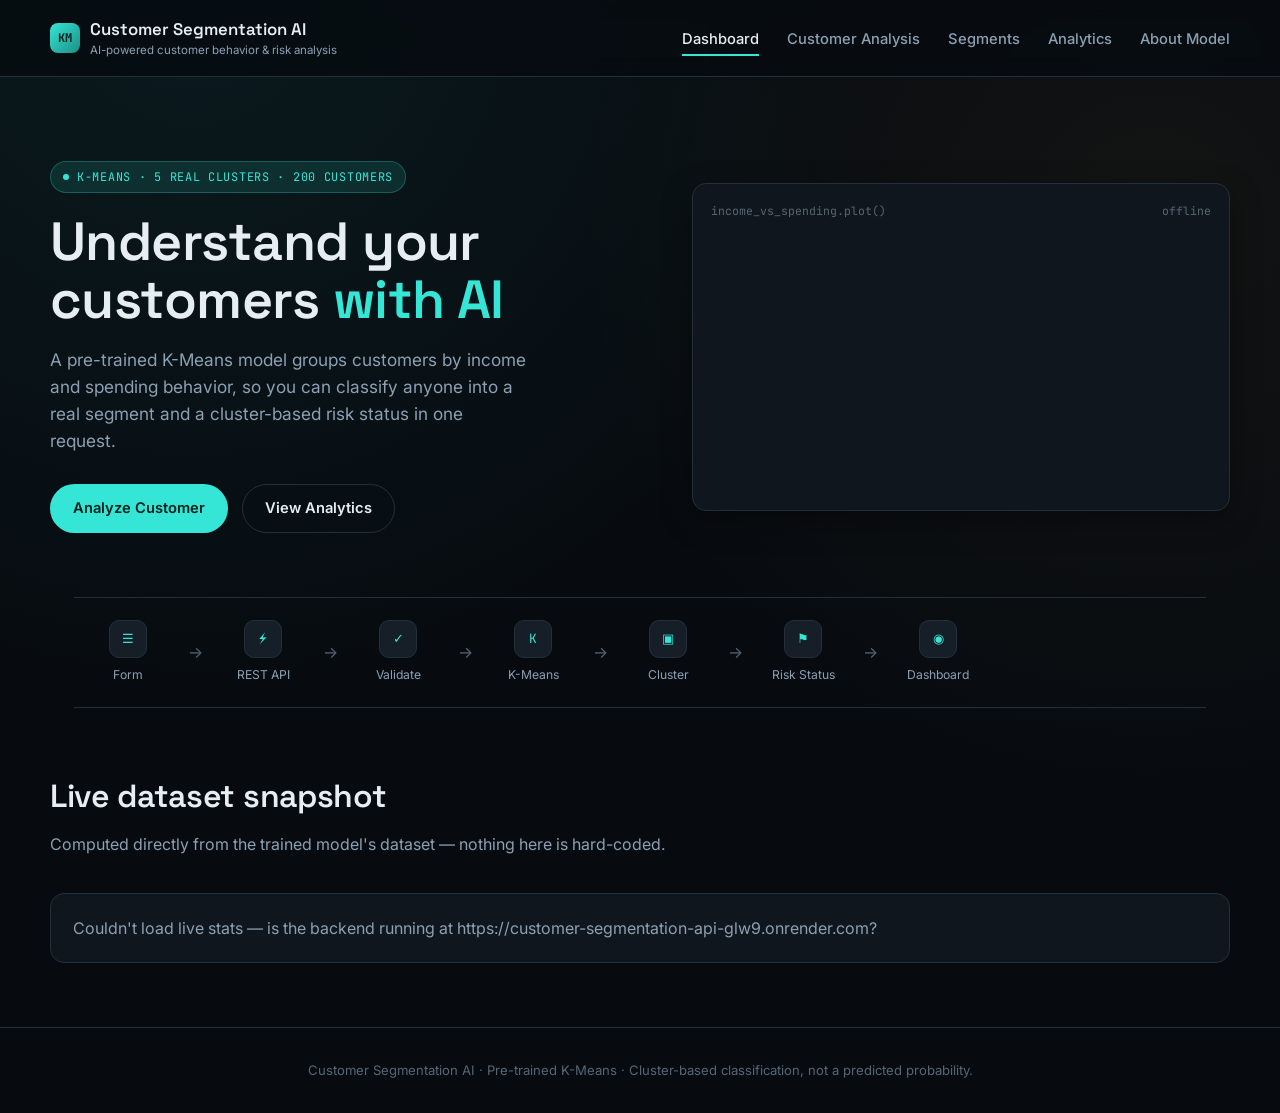
<file: frontend/index.html>
<!DOCTYPE html>
<html lang="en">
<head>
<meta charset="UTF-8" />
<meta name="viewport" content="width=device-width, initial-scale=1.0" />
<title>Customer Segmentation AI</title>
<link rel="stylesheet" href="css/style.css" />
</head>
<body>

<header class="site-header">
  <nav class="nav container">
    <div class="brand">
      <div class="brand-mark">KM</div>
      <div>
        Customer Segmentation AI
        <span class="brand-sub">AI-powered customer behavior &amp; risk analysis</span>
      </div>
    </div>
    <button class="nav-toggle" aria-label="Toggle navigation">&#9776;</button>
    <ul class="nav-links">
      <li><a href="index.html" class="active">Dashboard</a></li>
      <li><a href="analysis.html">Customer Analysis</a></li>
      <li><a href="segments.html">Segments</a></li>
      <li><a href="analytics.html">Analytics</a></li>
      <li><a href="model.html">About Model</a></li>
    </ul>
  </nav>
</header>

<main>
  <section class="hero container">
    <div>
      <span class="eyebrow"><span class="dot"></span> K-Means &middot; 5 real clusters &middot; 200 customers</span>
      <h1>Understand your customers <span>with AI</span></h1>
      <p class="lead">
        A pre-trained K-Means model groups customers by income and spending
        behavior, so you can classify anyone into a real segment and a
        cluster-based risk status in one request.
      </p>
      <div class="hero-actions">
        <a href="analysis.html" class="btn btn-primary">Analyze Customer</a>
        <a href="analytics.html" class="btn btn-ghost">View Analytics</a>
      </div>
    </div>

    <div class="hero-visual">
      <div class="hero-visual-label">
        <span>income_vs_spending.plot()</span>
        <span id="heroPointCount">&hellip;</span>
      </div>
      <div class="scatter-wrap">
        <canvas id="heroScatter"></canvas>
      </div>
      <div class="legend" id="heroLegend"></div>
    </div>
  </section>

  <div class="container">
    <div class="pipeline">
      <div class="pipeline-step"><div class="icon">&#9776;</div><span class="label">Form</span></div>
      <div class="pipeline-arrow">&rarr;</div>
      <div class="pipeline-step"><div class="icon">&#9889;</div><span class="label">REST API</span></div>
      <div class="pipeline-arrow">&rarr;</div>
      <div class="pipeline-step"><div class="icon">&#10003;</div><span class="label">Validate</span></div>
      <div class="pipeline-arrow">&rarr;</div>
      <div class="pipeline-step"><div class="icon">K</div><span class="label">K-Means</span></div>
      <div class="pipeline-arrow">&rarr;</div>
      <div class="pipeline-step"><div class="icon">&#9635;</div><span class="label">Cluster</span></div>
      <div class="pipeline-arrow">&rarr;</div>
      <div class="pipeline-step"><div class="icon">&#9873;</div><span class="label">Risk Status</span></div>
      <div class="pipeline-arrow">&rarr;</div>
      <div class="pipeline-step"><div class="icon">&#9673;</div><span class="label">Dashboard</span></div>
    </div>
  </div>

  <section class="section container">
    <div class="section-head">
      <h2>Live dataset snapshot</h2>
      <p>Computed directly from the trained model's dataset &mdash; nothing here is hard-coded.</p>
    </div>
    <div class="grid grid-4" id="statGrid">
      <div class="card stat-card"><div class="stat-label">Total Customers</div><div class="stat-value skel" style="height:2.1rem;width:60%">&nbsp;</div></div>
      <div class="card stat-card"><div class="stat-label">Segments</div><div class="stat-value skel" style="height:2.1rem;width:40%">&nbsp;</div></div>
      <div class="card stat-card"><div class="stat-label">Low Risk</div><div class="stat-value skel" style="height:2.1rem;width:40%">&nbsp;</div></div>
      <div class="card stat-card"><div class="stat-label">High Risk</div><div class="stat-value skel" style="height:2.1rem;width:40%">&nbsp;</div></div>
    </div>
  </section>
</main>

<footer>
  Customer Segmentation AI &middot; Pre-trained K-Means &middot; Cluster-based classification, not a predicted probability.
</footer>

<script src="js/config.js"></script>
<script src="js/api.js"></script>
<script src="js/nav.js"></script>
<script src="js/scatter.js"></script>
<script src="js/dashboard.js"></script>
</body>
</html>
</file>
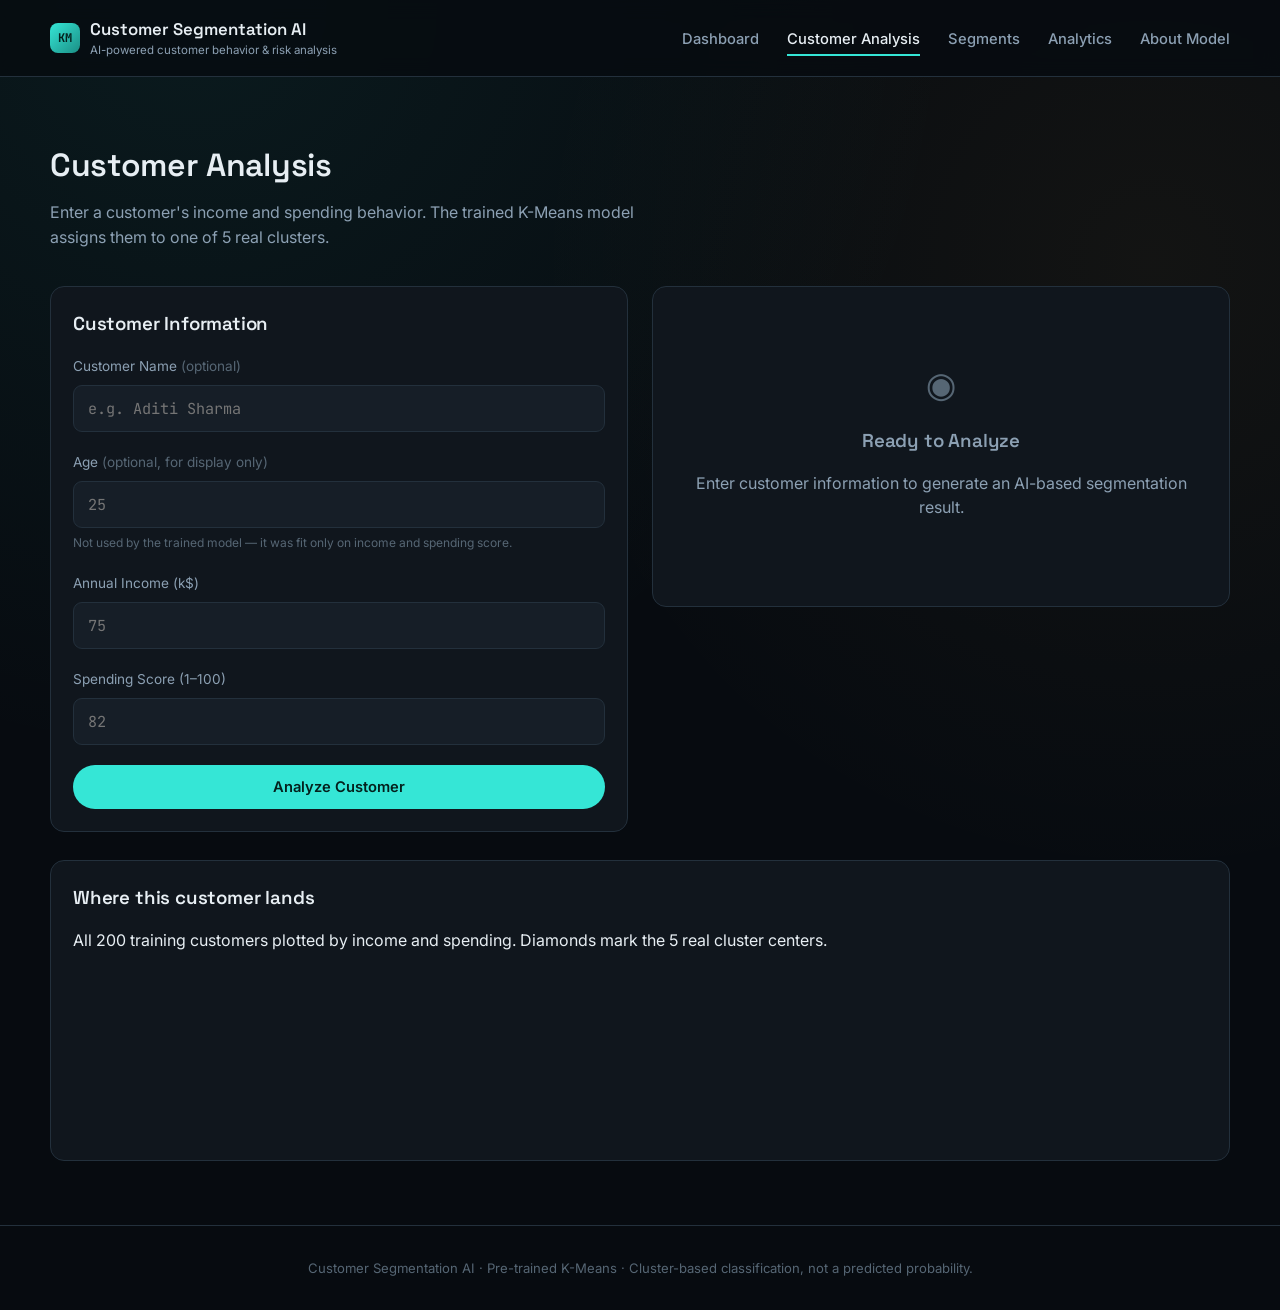
<file: frontend/analysis.html>
<!DOCTYPE html>
<html lang="en">
<head>
<meta charset="UTF-8" />
<meta name="viewport" content="width=device-width, initial-scale=1.0" />
<title>Customer Analysis &middot; Customer Segmentation AI</title>
<link rel="stylesheet" href="css/style.css" />
</head>
<body>

<header class="site-header">
  <nav class="nav container">
    <div class="brand">
      <div class="brand-mark">KM</div>
      <div>
        Customer Segmentation AI
        <span class="brand-sub">AI-powered customer behavior &amp; risk analysis</span>
      </div>
    </div>
    <button class="nav-toggle" aria-label="Toggle navigation">&#9776;</button>
    <ul class="nav-links">
      <li><a href="index.html">Dashboard</a></li>
      <li><a href="analysis.html" class="active">Customer Analysis</a></li>
      <li><a href="segments.html">Segments</a></li>
      <li><a href="analytics.html">Analytics</a></li>
      <li><a href="model.html">About Model</a></li>
    </ul>
  </nav>
</header>

<main class="section container">
  <div class="section-head">
    <h2>Customer Analysis</h2>
    <p>Enter a customer's income and spending behavior. The trained K-Means model assigns them to one of 5 real clusters.</p>
  </div>

  <div class="analysis-layout">
    <!-- LEFT: form -->
    <div class="card">
      <h3 style="margin-bottom:18px;">Customer Information</h3>

      <div class="form-error-banner" id="formErrorBanner"></div>

      <form id="analysisForm">
        <div class="field">
          <label for="customerName">Customer Name <span style="color:var(--text-faint)">(optional)</span></label>
          <input class="input" type="text" id="customerName" placeholder="e.g. Aditi Sharma" />
        </div>

        <div class="field">
          <label for="age">Age <span style="color:var(--text-faint)">(optional, for display only)</span></label>
          <input class="input" type="number" id="age" placeholder="25" min="18" max="100" />
          <div class="field-error" id="ageError"></div>
          <div class="hint">Not used by the trained model &mdash; it was fit only on income and spending score.</div>
        </div>

        <div class="field">
          <label for="annualIncome">Annual Income (k$)</label>
          <input class="input" type="number" id="annualIncome" placeholder="75" min="0" required />
          <div class="field-error" id="annualIncomeError"></div>
        </div>

        <div class="field">
          <label for="spendingScore">Spending Score (1&ndash;100)</label>
          <input class="input" type="number" id="spendingScore" placeholder="82" min="1" max="100" required />
          <div class="field-error" id="spendingScoreError"></div>
        </div>

        <button type="submit" class="btn btn-primary" id="submitBtn" style="width:100%;">
          Analyze Customer
        </button>
      </form>
    </div>

    <!-- RIGHT: result -->
    <div class="card" id="resultCard">
      <div class="result-empty" id="resultEmpty">
        <div class="icon-lg">&#9673;</div>
        <h3 style="margin-bottom:8px;">Ready to Analyze</h3>
        <p>Enter customer information to generate an AI-based segmentation result.</p>
      </div>

      <div id="resultContent" style="display:none;">
        <div class="risk-panel" id="riskPanel">
          <div class="risk-title" id="riskTitle">LOW RISK</div>
          <div class="risk-sub" id="riskSub">Customer is healthy and highly engaged</div>
        </div>

        <div class="result-row"><span class="k">Customer Segment</span><span class="v" id="resSegment">&mdash;</span></div>
        <div class="result-row"><span class="k">Cluster</span><span class="v" id="resCluster">&mdash;</span></div>
        <div class="result-row"><span class="k">Risk Status</span><span class="v" id="resRisk">&mdash;</span></div>

        <div class="insight-box" id="resInsight"></div>

        <div class="grid grid-3 insight-cards" id="insightCards"></div>
      </div>
    </div>
  </div>

  <div class="card" style="margin-top:28px;">
    <h3 style="margin-bottom:4px;">Where this customer lands</h3>
    <p class="chart-sub" style="margin-bottom:14px;">All 200 training customers plotted by income and spending. Diamonds mark the 5 real cluster centers.</p>
    <div class="scatter-wrap">
      <canvas id="analysisScatter"></canvas>
    </div>
    <div class="legend" id="analysisLegend"></div>
  </div>
</main>

<footer>
  Customer Segmentation AI &middot; Pre-trained K-Means &middot; Cluster-based classification, not a predicted probability.
</footer>

<script src="js/config.js"></script>
<script src="js/api.js"></script>
<script src="js/nav.js"></script>
<script src="js/scatter.js"></script>
<script src="js/analysis.js"></script>
</body>
</html>
</file>
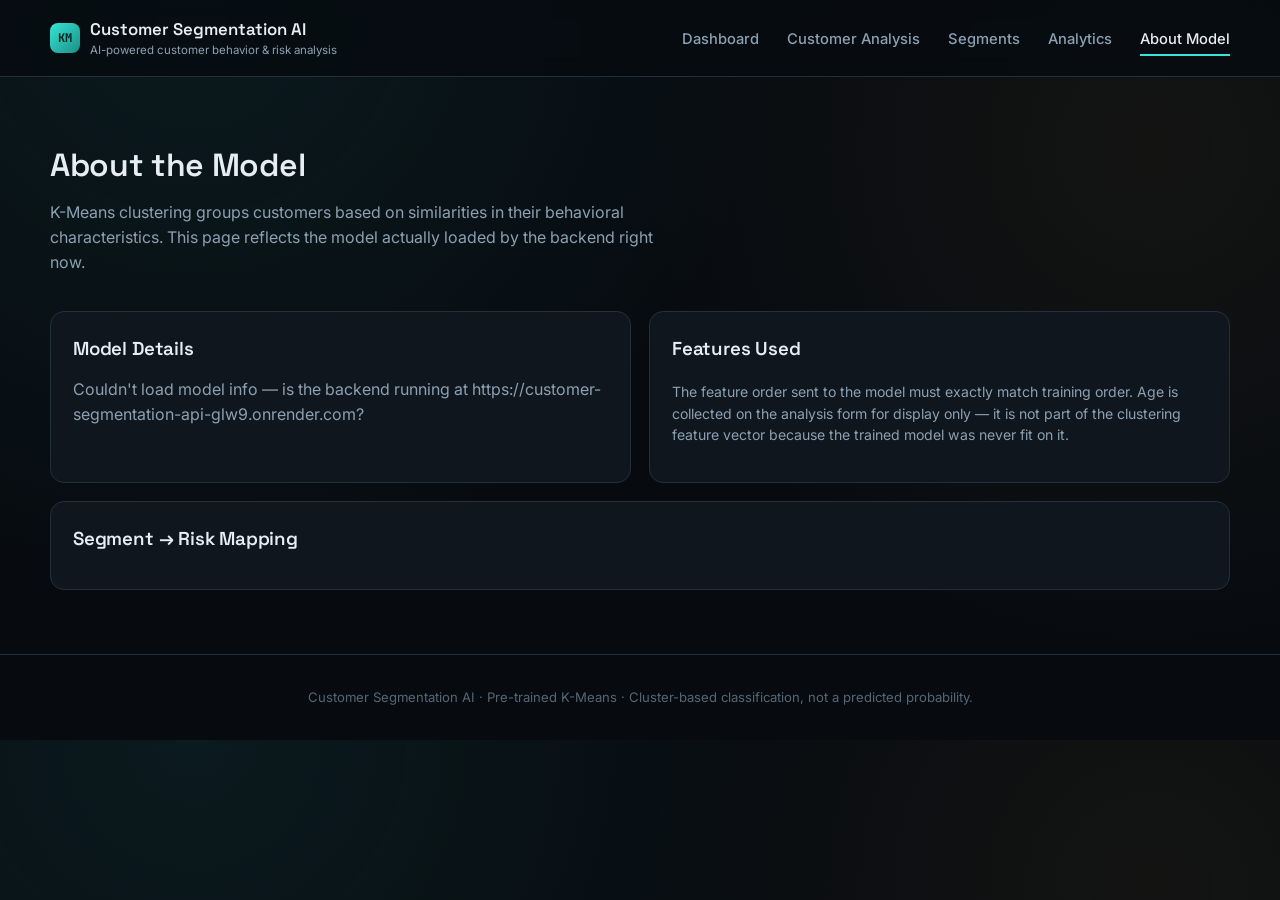
<file: frontend/model.html>
<!DOCTYPE html>
<html lang="en">
<head>
<meta charset="UTF-8" />
<meta name="viewport" content="width=device-width, initial-scale=1.0" />
<title>About Model &middot; Customer Segmentation AI</title>
<link rel="stylesheet" href="css/style.css" />
</head>
<body>

<header class="site-header">
  <nav class="nav container">
    <div class="brand">
      <div class="brand-mark">KM</div>
      <div>
        Customer Segmentation AI
        <span class="brand-sub">AI-powered customer behavior &amp; risk analysis</span>
      </div>
    </div>
    <button class="nav-toggle" aria-label="Toggle navigation">&#9776;</button>
    <ul class="nav-links">
      <li><a href="index.html">Dashboard</a></li>
      <li><a href="analysis.html">Customer Analysis</a></li>
      <li><a href="segments.html">Segments</a></li>
      <li><a href="analytics.html">Analytics</a></li>
      <li><a href="model.html" class="active">About Model</a></li>
    </ul>
  </nav>
</header>

<main class="section container">
  <div class="section-head">
    <h2>About the Model</h2>
    <p>K-Means clustering groups customers based on similarities in their behavioral characteristics. This page reflects the model actually loaded by the backend right now.</p>
  </div>

  <div class="grid grid-2">
    <div class="card">
      <h3 style="margin-bottom:14px;">Model Details</h3>
      <div id="infoRows">
        <div class="info-row"><span class="k">Algorithm</span><span class="v skel" style="width:100px;height:14px">&nbsp;</span></div>
        <div class="info-row"><span class="k">Learning Type</span><span class="v skel" style="width:100px;height:14px">&nbsp;</span></div>
        <div class="info-row"><span class="k">Number of Clusters</span><span class="v skel" style="width:40px;height:14px">&nbsp;</span></div>
        <div class="info-row"><span class="k">Preprocessing</span><span class="v skel" style="width:100px;height:14px">&nbsp;</span></div>
        <div class="info-row"><span class="k">Prediction Type</span><span class="v skel" style="width:100px;height:14px">&nbsp;</span></div>
      </div>
      <p style="margin-top:16px;color:var(--text-dim);font-size:0.88rem;" id="infoNote"></p>
    </div>

    <div class="card">
      <h3 style="margin-bottom:14px;">Features Used</h3>
      <div id="featureChips"></div>
      <p style="margin-top:18px;color:var(--text-dim);font-size:0.88rem;">
        The feature order sent to the model must exactly match training order.
        Age is collected on the analysis form for display only &mdash; it is
        not part of the clustering feature vector because the trained model
        was never fit on it.
      </p>
    </div>
  </div>

  <div class="card" style="margin-top:18px;">
    <h3 style="margin-bottom:14px;">Segment &rarr; Risk Mapping</h3>
    <div id="mappingRows"></div>
  </div>
</main>

<footer>
  Customer Segmentation AI &middot; Pre-trained K-Means &middot; Cluster-based classification, not a predicted probability.
</footer>

<script src="js/config.js"></script>
<script src="js/api.js"></script>
<script src="js/nav.js"></script>
<script src="js/model.js"></script>
</body>
</html>
</file>
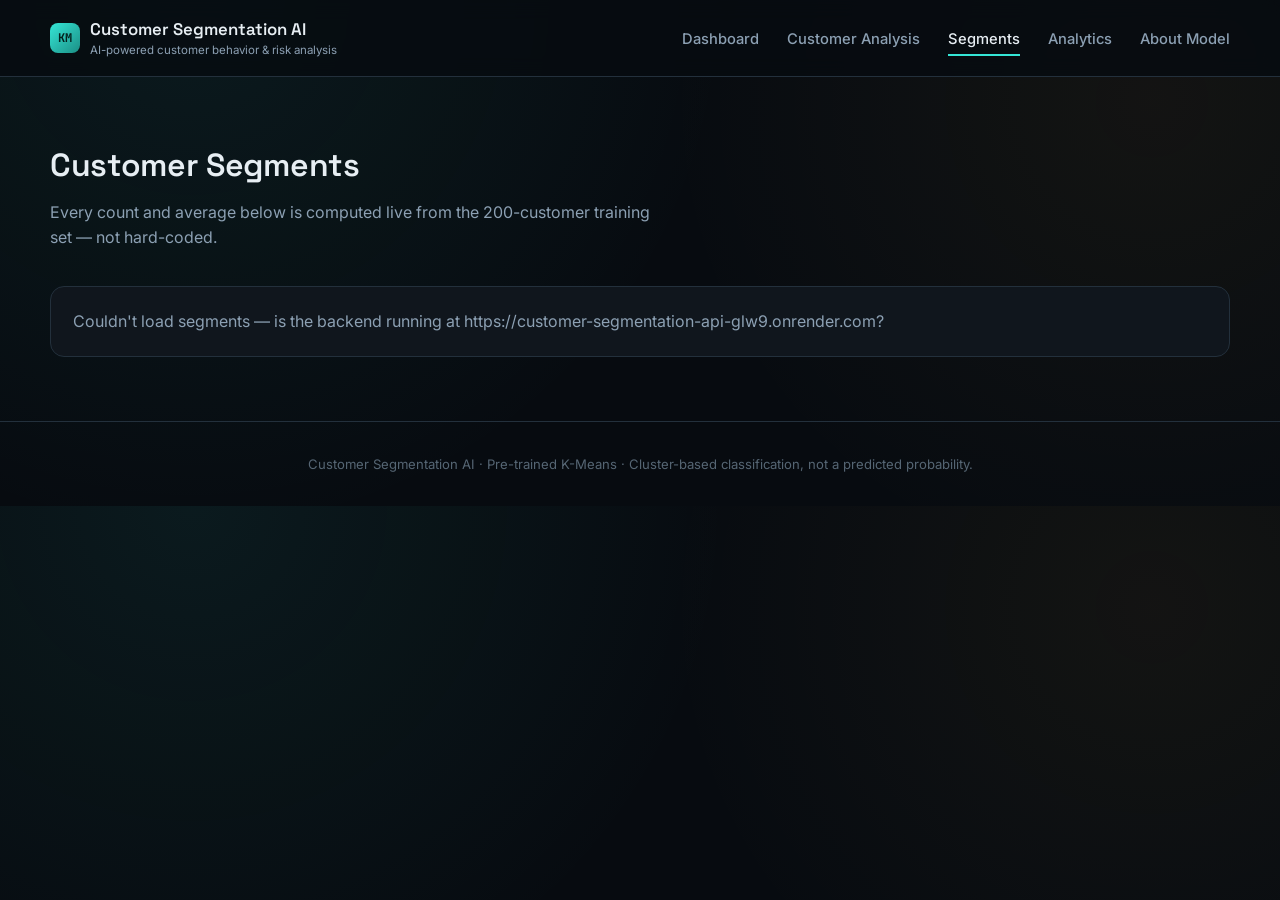
<file: frontend/segments.html>
<!DOCTYPE html>
<html lang="en">
<head>
<meta charset="UTF-8" />
<meta name="viewport" content="width=device-width, initial-scale=1.0" />
<title>Segments &middot; Customer Segmentation AI</title>
<link rel="stylesheet" href="css/style.css" />
</head>
<body>

<header class="site-header">
  <nav class="nav container">
    <div class="brand">
      <div class="brand-mark">KM</div>
      <div>
        Customer Segmentation AI
        <span class="brand-sub">AI-powered customer behavior &amp; risk analysis</span>
      </div>
    </div>
    <button class="nav-toggle" aria-label="Toggle navigation">&#9776;</button>
    <ul class="nav-links">
      <li><a href="index.html">Dashboard</a></li>
      <li><a href="analysis.html">Customer Analysis</a></li>
      <li><a href="segments.html" class="active">Segments</a></li>
      <li><a href="analytics.html">Analytics</a></li>
      <li><a href="model.html">About Model</a></li>
    </ul>
  </nav>
</header>

<main class="section container">
  <div class="section-head">
    <h2>Customer Segments</h2>
    <p>Every count and average below is computed live from the 200-customer training set &mdash; not hard-coded.</p>
  </div>

  <div class="grid grid-2" id="segmentGrid">
    <div class="card skel" style="height:220px"></div>
    <div class="card skel" style="height:220px"></div>
    <div class="card skel" style="height:220px"></div>
    <div class="card skel" style="height:220px"></div>
  </div>
</main>

<footer>
  Customer Segmentation AI &middot; Pre-trained K-Means &middot; Cluster-based classification, not a predicted probability.
</footer>

<script src="js/config.js"></script>
<script src="js/api.js"></script>
<script src="js/nav.js"></script>
<script src="js/scatter.js"></script>
<script src="js/segments.js"></script>
</body>
</html>
</file>
<file: frontend/css/style.css>
@import url('https://fonts.googleapis.com/css2?family=Space+Grotesk:wght@500;600;700&family=Inter:wght@400;500;600&family=JetBrains+Mono:wght@400;500&display=swap');

:root {
  --bg: #070b10;
  --surface: #10161d;
  --surface-2: #161e27;
  --border: #23303c;
  --text: #e7eef3;
  --text-dim: #8ca0b3;
  --text-faint: #566674;
  --cyan: #35e6d6;
  --cyan-dim: rgba(53, 230, 214, 0.12);
  --amber: #f5b94d;
  --amber-dim: rgba(245, 185, 77, 0.12);
  --coral: #ff6b6b;
  --coral-dim: rgba(255, 107, 107, 0.12);
  --mint: #4ade9c;
  --mint-dim: rgba(74, 222, 156, 0.12);
  --radius: 14px;
  --radius-sm: 9px;
  --shadow: 0 10px 30px rgba(0, 0, 0, 0.35);
}

* { box-sizing: border-box; }

html { scroll-behavior: smooth; }

body {
  margin: 0;
  background: var(--bg);
  background-image:
    radial-gradient(circle at 15% 0%, rgba(53, 230, 214, 0.07), transparent 45%),
    radial-gradient(circle at 90% 20%, rgba(245, 185, 77, 0.05), transparent 40%);
  color: var(--text);
  font-family: 'Inter', system-ui, sans-serif;
  line-height: 1.55;
  -webkit-font-smoothing: antialiased;
}

h1, h2, h3, .display {
  font-family: 'Space Grotesk', 'Inter', sans-serif;
  font-weight: 600;
  letter-spacing: -0.01em;
  margin: 0;
}

.mono { font-family: 'JetBrains Mono', monospace; }

a { color: inherit; }

img { max-width: 100%; display: block; }

/* ---------- layout ---------- */
.container {
  max-width: 1180px;
  margin: 0 auto;
  padding: 0 24px;
}

/* ---------- header / nav ---------- */
.site-header {
  position: sticky;
  top: 0;
  z-index: 50;
  background: rgba(7, 11, 16, 0.82);
  backdrop-filter: blur(10px);
  border-bottom: 1px solid var(--border);
}

.nav {
  display: flex;
  align-items: center;
  justify-content: space-between;
  padding: 16px 0;
}

.brand {
  display: flex;
  align-items: center;
  gap: 10px;
  font-family: 'Space Grotesk', sans-serif;
  font-weight: 600;
  font-size: 1.05rem;
}

.brand-mark {
  width: 30px;
  height: 30px;
  border-radius: 8px;
  background: linear-gradient(135deg, var(--cyan), #1b8f85);
  display: flex;
  align-items: center;
  justify-content: center;
  font-family: 'JetBrains Mono', monospace;
  font-weight: 700;
  font-size: 0.75rem;
  color: #04211d;
}

.brand-sub {
  display: block;
  font-size: 0.72rem;
  font-weight: 400;
  color: var(--text-dim);
  font-family: 'Inter', sans-serif;
}

.nav-links {
  display: flex;
  gap: 28px;
  list-style: none;
  margin: 0;
  padding: 0;
}

.nav-links a {
  text-decoration: none;
  color: var(--text-dim);
  font-size: 0.92rem;
  font-weight: 500;
  transition: color .15s ease;
  padding: 6px 0;
  border-bottom: 2px solid transparent;
}

.nav-links a:hover,
.nav-links a.active {
  color: var(--text);
}

.nav-links a.active {
  border-bottom-color: var(--cyan);
}

.nav-toggle { display: none; }

@media (max-width: 760px) {
  .nav-links {
    position: fixed;
    top: 63px;
    left: 0;
    right: 0;
    background: var(--surface);
    border-bottom: 1px solid var(--border);
    flex-direction: column;
    gap: 0;
    padding: 8px 24px 16px;
    transform: translateY(-8px);
    opacity: 0;
    pointer-events: none;
    transition: all .18s ease;
  }
  .nav-links.open {
    transform: translateY(0);
    opacity: 1;
    pointer-events: auto;
  }
  .nav-links a { padding: 12px 0; border-bottom: 1px solid var(--border); }
  .nav-toggle {
    display: block;
    background: none;
    border: 1px solid var(--border);
    border-radius: 8px;
    color: var(--text);
    width: 38px;
    height: 38px;
    font-size: 1.1rem;
    cursor: pointer;
  }
}

/* ---------- buttons ---------- */
.btn {
  display: inline-flex;
  align-items: center;
  justify-content: center;
  gap: 8px;
  padding: 12px 22px;
  border-radius: 999px;
  font-weight: 600;
  font-size: 0.92rem;
  text-decoration: none;
  cursor: pointer;
  border: 1px solid transparent;
  transition: transform .12s ease, box-shadow .12s ease, background .12s ease;
  font-family: 'Inter', sans-serif;
}

.btn:active { transform: scale(0.98); }

.btn-primary {
  background: var(--cyan);
  color: #04211d;
  box-shadow: 0 0 0 0 rgba(53,230,214,0);
}
.btn-primary:hover { box-shadow: 0 6px 24px rgba(53, 230, 214, 0.25); }
.btn-primary:disabled { opacity: 0.55; cursor: not-allowed; box-shadow: none; }

.btn-ghost {
  background: transparent;
  border-color: var(--border);
  color: var(--text);
}
.btn-ghost:hover { border-color: var(--cyan); color: var(--cyan); }

/* ---------- hero ---------- */
.hero {
  padding: 84px 0 64px;
  display: grid;
  grid-template-columns: 1.05fr 0.95fr;
  gap: 48px;
  align-items: center;
}

.eyebrow {
  display: inline-flex;
  align-items: center;
  gap: 8px;
  font-family: 'JetBrains Mono', monospace;
  font-size: 0.74rem;
  letter-spacing: 0.06em;
  text-transform: uppercase;
  color: var(--cyan);
  background: var(--cyan-dim);
  border: 1px solid rgba(53,230,214,0.25);
  padding: 6px 12px;
  border-radius: 999px;
  margin-bottom: 20px;
}

.dot { width: 6px; height: 6px; border-radius: 50%; background: var(--cyan); }

.hero h1 {
  font-size: clamp(2.1rem, 4.2vw, 3.4rem);
  line-height: 1.08;
  margin-bottom: 18px;
}

.hero h1 span { color: var(--cyan); }

.hero p.lead {
  color: var(--text-dim);
  font-size: 1.08rem;
  max-width: 480px;
  margin-bottom: 30px;
}

.hero-actions { display: flex; gap: 14px; flex-wrap: wrap; }

.hero-visual {
  background: var(--surface);
  border: 1px solid var(--border);
  border-radius: var(--radius);
  padding: 18px;
  box-shadow: var(--shadow);
}

.hero-visual-label {
  display: flex;
  justify-content: space-between;
  align-items: center;
  margin-bottom: 8px;
  font-family: 'JetBrains Mono', monospace;
  font-size: 0.72rem;
  color: var(--text-faint);
}

/* ---------- pipeline strip ---------- */
.pipeline {
  display: flex;
  align-items: center;
  gap: 0;
  overflow-x: auto;
  padding: 22px 0;
  border-top: 1px solid var(--border);
  border-bottom: 1px solid var(--border);
}

.pipeline-step {
  flex: 0 0 auto;
  display: flex;
  flex-direction: column;
  align-items: center;
  gap: 8px;
  min-width: 108px;
  text-align: center;
}

.pipeline-step .icon {
  width: 38px;
  height: 38px;
  border-radius: 10px;
  background: var(--surface-2);
  border: 1px solid var(--border);
  display: flex;
  align-items: center;
  justify-content: center;
  font-family: 'JetBrains Mono', monospace;
  font-size: 0.8rem;
  color: var(--cyan);
}

.pipeline-step span.label { font-size: 0.76rem; color: var(--text-dim); }

.pipeline-arrow {
  color: var(--text-faint);
  font-size: 1rem;
  flex: 0 0 auto;
  padding: 0 6px;
}

/* ---------- section ---------- */
.section { padding: 64px 0; }
.section-head { margin-bottom: 36px; max-width: 620px; }
.section-head h2 { font-size: clamp(1.5rem, 2.6vw, 2rem); margin-bottom: 10px; }
.section-head p { color: var(--text-dim); margin: 0; }

/* ---------- cards / grid ---------- */
.grid { display: grid; gap: 18px; }
.grid-4 { grid-template-columns: repeat(4, 1fr); }
.grid-3 { grid-template-columns: repeat(3, 1fr); }
.grid-2 { grid-template-columns: repeat(2, 1fr); }

@media (max-width: 900px) {
  .grid-4 { grid-template-columns: repeat(2, 1fr); }
  .grid-3 { grid-template-columns: repeat(2, 1fr); }
}
@media (max-width: 640px) {
  .grid-4, .grid-3, .grid-2 { grid-template-columns: 1fr; }
  .hero { grid-template-columns: 1fr; padding-top: 48px; }
}

.card {
  background: var(--surface);
  border: 1px solid var(--border);
  border-radius: var(--radius);
  padding: 22px;
}

.stat-card .stat-label {
  font-size: 0.78rem;
  color: var(--text-dim);
  text-transform: uppercase;
  letter-spacing: 0.04em;
  margin-bottom: 8px;
}

.stat-card .stat-value {
  font-family: 'Space Grotesk', sans-serif;
  font-size: 2.1rem;
  font-weight: 600;
}

.stat-card .stat-value.mint { color: var(--mint); }
.stat-card .stat-value.amber { color: var(--amber); }
.stat-card .stat-value.coral { color: var(--coral); }
.stat-card .stat-value.cyan { color: var(--cyan); }

/* ---------- badges ---------- */
.badge {
  display: inline-flex;
  align-items: center;
  gap: 6px;
  padding: 5px 12px;
  border-radius: 999px;
  font-size: 0.76rem;
  font-weight: 600;
  text-transform: uppercase;
  letter-spacing: 0.03em;
}
.badge-low { background: var(--mint-dim); color: var(--mint); }
.badge-medium { background: var(--amber-dim); color: var(--amber); }
.badge-high { background: var(--coral-dim); color: var(--coral); }

/* ---------- analysis page ---------- */
.analysis-layout {
  display: grid;
  grid-template-columns: 1fr 1fr;
  gap: 24px;
  align-items: start;
}
@media (max-width: 900px) {
  .analysis-layout { grid-template-columns: 1fr; }
}

.field { margin-bottom: 20px; }
.field label {
  display: block;
  font-size: 0.85rem;
  color: var(--text-dim);
  margin-bottom: 8px;
}
.field .hint { font-size: 0.75rem; color: var(--text-faint); margin-top: 6px; }

.input, select {
  width: 100%;
  background: var(--surface-2);
  border: 1px solid var(--border);
  color: var(--text);
  padding: 12px 14px;
  border-radius: var(--radius-sm);
  font-size: 0.95rem;
  font-family: 'JetBrains Mono', monospace;
  transition: border-color .12s ease;
}
.input:focus, select:focus {
  outline: none;
  border-color: var(--cyan);
}
.input.error { border-color: var(--coral); }

.field-error {
  color: var(--coral);
  font-size: 0.78rem;
  margin-top: 6px;
  display: none;
}
.field-error.show { display: block; }

.form-error-banner {
  display: none;
  background: var(--coral-dim);
  border: 1px solid rgba(255,107,107,0.3);
  color: var(--coral);
  padding: 12px 14px;
  border-radius: var(--radius-sm);
  font-size: 0.85rem;
  margin-bottom: 18px;
}
.form-error-banner.show { display: block; }

/* result card states */
.result-empty {
  text-align: center;
  padding: 48px 20px;
  color: var(--text-dim);
}
.result-empty .icon-lg {
  font-size: 2.2rem;
  margin-bottom: 14px;
  color: var(--text-faint);
}

.risk-panel {
  border-radius: var(--radius);
  padding: 26px;
  text-align: center;
  margin-bottom: 20px;
  border: 1px solid var(--border);
}
.risk-panel.low { background: var(--mint-dim); border-color: rgba(74,222,156,0.35); }
.risk-panel.medium { background: var(--amber-dim); border-color: rgba(245,185,77,0.35); }
.risk-panel.high { background: var(--coral-dim); border-color: rgba(255,107,107,0.35); }

.risk-panel .risk-title {
  font-family: 'Space Grotesk', sans-serif;
  font-size: 1.6rem;
  font-weight: 700;
  letter-spacing: 0.02em;
  margin-bottom: 6px;
}
.risk-panel.low .risk-title { color: var(--mint); }
.risk-panel.medium .risk-title { color: var(--amber); }
.risk-panel.high .risk-title { color: var(--coral); }
.risk-panel .risk-sub { color: var(--text-dim); font-size: 0.9rem; }

.result-row {
  display: flex;
  justify-content: space-between;
  padding: 12px 0;
  border-bottom: 1px solid var(--border);
  font-size: 0.9rem;
}
.result-row:last-child { border-bottom: none; }
.result-row .k { color: var(--text-dim); }
.result-row .v { font-family: 'JetBrains Mono', monospace; }

.insight-box {
  margin-top: 18px;
  padding: 16px;
  background: var(--surface-2);
  border-radius: var(--radius-sm);
  border-left: 3px solid var(--cyan);
  font-size: 0.88rem;
  color: var(--text-dim);
}

.insight-cards { margin-top: 24px; }
.insight-mini {
  background: var(--surface-2);
  border: 1px solid var(--border);
  border-radius: var(--radius-sm);
  padding: 14px;
  text-align: center;
}
.insight-mini .label { font-size: 0.7rem; color: var(--text-faint); text-transform: uppercase; margin-bottom: 6px; }
.insight-mini .value { font-family: 'JetBrains Mono', monospace; font-size: 1rem; }

/* ---------- scatter canvas ---------- */
.scatter-wrap { position: relative; }
canvas#scatterCanvas, canvas#heroScatter { width: 100%; height: auto; display: block; }

.legend { display: flex; flex-wrap: wrap; gap: 12px; margin-top: 14px; }
.legend-item { display: flex; align-items: center; gap: 6px; font-size: 0.76rem; color: var(--text-dim); }
.legend-swatch { width: 9px; height: 9px; border-radius: 50%; }

/* ---------- segment cards ---------- */
.segment-card { display: flex; flex-direction: column; gap: 10px; }
.segment-card .seg-head { display: flex; justify-content: space-between; align-items: flex-start; gap: 10px; }
.segment-card h3 { font-size: 1.05rem; }
.segment-card p.desc { color: var(--text-dim); font-size: 0.88rem; margin: 0; }
.segment-card .seg-stats {
  display: grid;
  grid-template-columns: repeat(3, 1fr);
  gap: 10px;
  margin-top: 6px;
  padding-top: 14px;
  border-top: 1px solid var(--border);
}
.segment-card .seg-stat .n { font-family: 'JetBrains Mono', monospace; font-size: 0.95rem; }
.segment-card .seg-stat .l { font-size: 0.68rem; color: var(--text-faint); text-transform: uppercase; margin-top: 3px; }
.segment-card .center-coords {
  font-family: 'JetBrains Mono', monospace;
  font-size: 0.72rem;
  color: var(--cyan);
  background: var(--cyan-dim);
  display: inline-block;
  padding: 4px 8px;
  border-radius: 6px;
}

/* ---------- charts grid ---------- */
.chart-card canvas { max-width: 100%; }
.chart-card h3 { font-size: 0.95rem; margin-bottom: 4px; }
.chart-card p.chart-sub { font-size: 0.78rem; color: var(--text-faint); margin: 0 0 14px; }

/* ---------- model info ---------- */
.info-row {
  display: flex;
  justify-content: space-between;
  padding: 14px 0;
  border-bottom: 1px solid var(--border);
  font-size: 0.9rem;
}
.info-row:last-child { border-bottom: none; }
.info-row .k { color: var(--text-dim); }
.info-row .v { font-family: 'JetBrains Mono', monospace; text-align: right; max-width: 60%; }

.feature-chip {
  display: inline-block;
  background: var(--surface-2);
  border: 1px solid var(--border);
  border-radius: 999px;
  padding: 6px 12px;
  font-family: 'JetBrains Mono', monospace;
  font-size: 0.78rem;
  margin: 4px 4px 0 0;
}

/* ---------- loading ---------- */
.spinner {
  width: 16px; height: 16px;
  border: 2px solid rgba(4,33,29,0.35);
  border-top-color: #04211d;
  border-radius: 50%;
  animation: spin 0.7s linear infinite;
}
@keyframes spin { to { transform: rotate(360deg); } }

.pulse-dot {
  animation: pulseDot 1.4s ease-in-out infinite;
}
@keyframes pulseDot {
  0%, 100% { opacity: 0.4; }
  50% { opacity: 1; }
}

/* ---------- toast / banner ---------- */
.toast {
  position: fixed;
  bottom: 24px;
  right: 24px;
  background: var(--surface);
  border: 1px solid var(--coral);
  color: var(--text);
  padding: 14px 18px;
  border-radius: var(--radius-sm);
  box-shadow: var(--shadow);
  max-width: 320px;
  font-size: 0.86rem;
  z-index: 100;
  transform: translateY(12px);
  opacity: 0;
  pointer-events: none;
  transition: all .2s ease;
}
.toast.show { transform: translateY(0); opacity: 1; pointer-events: auto; }
.toast strong { display: block; margin-bottom: 4px; color: var(--coral); }

/* ---------- footer ---------- */
footer {
  border-top: 1px solid var(--border);
  padding: 32px 0;
  color: var(--text-faint);
  font-size: 0.82rem;
  text-align: center;
}

/* ---------- skeleton ---------- */
.skel {
  background: linear-gradient(90deg, var(--surface-2) 25%, #1c2530 37%, var(--surface-2) 63%);
  background-size: 400% 100%;
  animation: skel 1.4s ease infinite;
  border-radius: 6px;
}
@keyframes skel { 0% { background-position: 100% 50%; } 100% { background-position: 0 50%; } }

@media (prefers-reduced-motion: reduce) {
  * { animation-duration: 0.001ms !important; animation-iteration-count: 1 !important; transition-duration: 0.001ms !important; }
}
</file>
